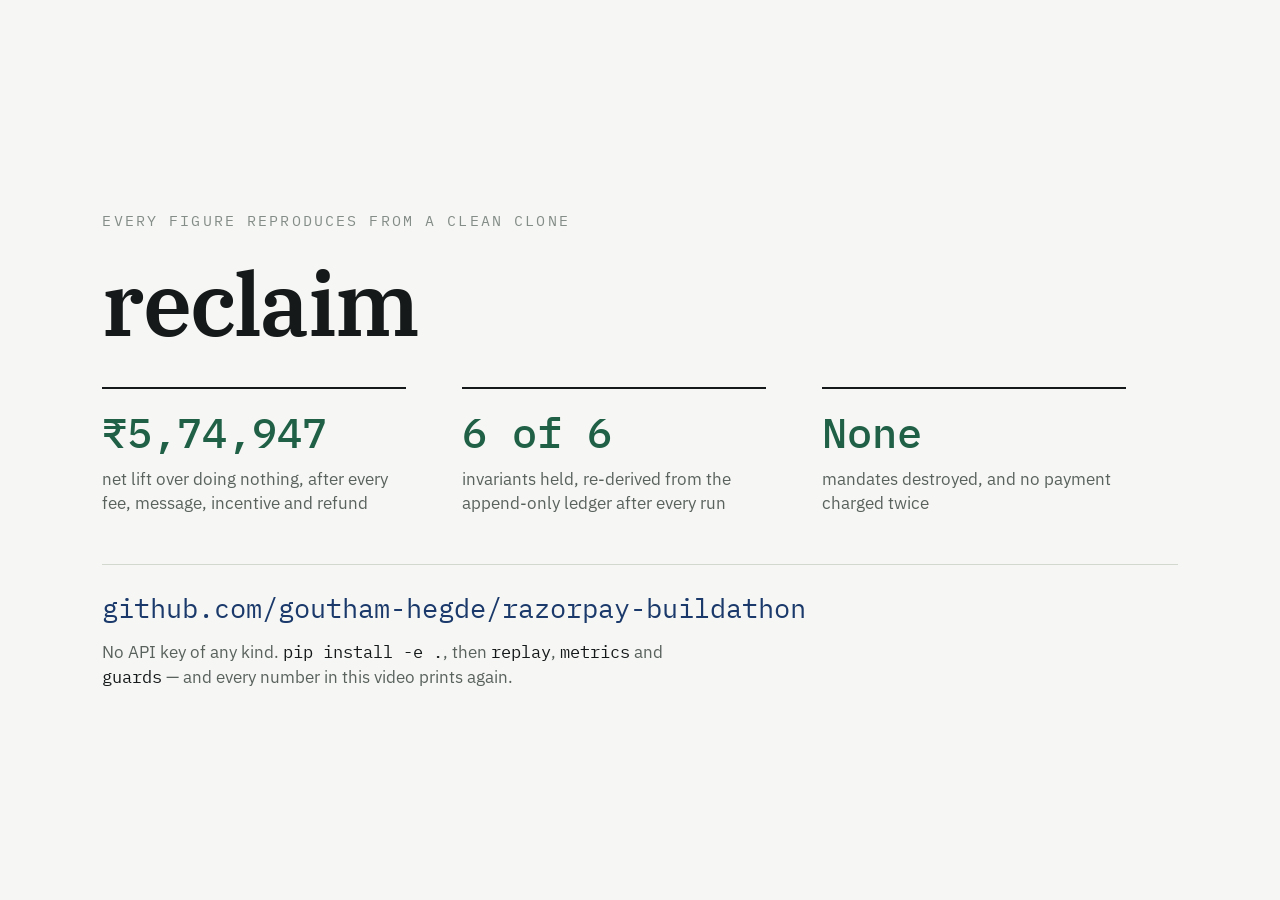
<file: docs/card-close.html>
<!doctype html>
<html lang="en">
<head>
<meta charset="utf-8">
<title>reclaim — every figure reproduces</title>
<link rel="preconnect" href="https://fonts.googleapis.com">
<link rel="preconnect" href="https://fonts.gstatic.com" crossorigin>
<link href="https://fonts.googleapis.com/css2?family=IBM+Plex+Mono:wght@400;500&family=IBM+Plex+Sans:wght@400;500&family=IBM+Plex+Serif:wght@400;600&display=swap" rel="stylesheet">

<!--
  Closing card for the explainer video. See card-open.html for why these are two files.

  THE THREE FIGURES BELOW ARE THE REPORTED BATCH B NUMBERS. If the ledger is ever
  regenerated they must be re-read from it, not carried forward:

      python -m reclaim.eval.metrics --batch B
      python -m reclaim.core.guards  --batch B
-->

<style>
:root {
  --paper: #f6f7f4; --ink: #16191a; --ink-2: #5a625e; --ink-3: #858d88; --rule: #d3d8cf;
  --blue: #1b3a6b; --green: #1f6047;
  --serif: "IBM Plex Serif", Georgia, "Times New Roman", serif;
  --sans:  "IBM Plex Sans", ui-sans-serif, system-ui, -apple-system, "Segoe UI", sans-serif;
  --mono:  "IBM Plex Mono", ui-monospace, Consolas, monospace;
}
* { box-sizing: border-box; }
html, body { margin: 0; padding: 0; background: var(--paper); color: var(--ink); }

body {
  min-height: 100vh;
  display: flex; flex-direction: column; justify-content: center;
  padding: 0 8vw;
  font-family: var(--sans);
}

.eyebrow {
  font-family: var(--mono); font-size: 0.95rem; letter-spacing: 0.14em;
  text-transform: uppercase; color: var(--ink-3); margin: 0 0 2rem;
}

h1 {
  font-family: var(--serif); font-weight: 600; font-size: 5.5rem;
  line-height: 0.95; letter-spacing: -0.02em; margin: 0 0 2.6rem;
}

/* One rule above the figures, the way a subtotal is ruled on the console's statement. */
.claims { display: grid; grid-template-columns: repeat(3, minmax(0, 1fr));
          gap: 0 3.5rem; margin: 0 0 3rem; max-width: 64rem; }
.claims > div { border-top: 2px solid var(--ink); padding-top: 1rem; }
.claims dt { font-family: var(--mono); font-size: 2.6rem; font-weight: 500;
             color: var(--green); margin: 0 0 0.5rem; }
.claims dd { margin: 0; font-size: 1.05rem; line-height: 1.45; color: var(--ink-2); }

hr { border: 0; border-top: 1px solid var(--rule); margin: 0 0 1.6rem; }

.repo { font-family: var(--mono); font-size: 1.7rem; color: var(--blue); margin: 0 0 0.9rem; }
.reproduce { font-size: 1.05rem; color: var(--ink-2); max-width: 60ch;
             line-height: 1.5; margin: 0; }
.reproduce code { font-family: var(--mono); color: var(--ink); }
</style>
</head>
<body>

<p class="eyebrow">Every figure reproduces from a clean clone</p>

<h1>reclaim</h1>

<dl class="claims">
  <div>
    <dt>&#8377;5,74,947</dt>
    <dd>net lift over doing nothing, after every fee, message, incentive and refund</dd>
  </div>
  <div>
    <dt>6 of 6</dt>
    <dd>invariants held, re-derived from the append-only ledger after every run</dd>
  </div>
  <div>
    <dt>None</dt>
    <dd>mandates destroyed, and no payment charged twice</dd>
  </div>
</dl>

<hr>

<p class="repo">github.com/goutham-hegde/razorpay-buildathon</p>
<p class="reproduce">
  No API key of any kind. <code>pip install -e .</code>, then <code>replay</code>,
  <code>metrics</code> and <code>guards</code> — and every number in this video prints again.
</p>

</body>
</html>
</file>
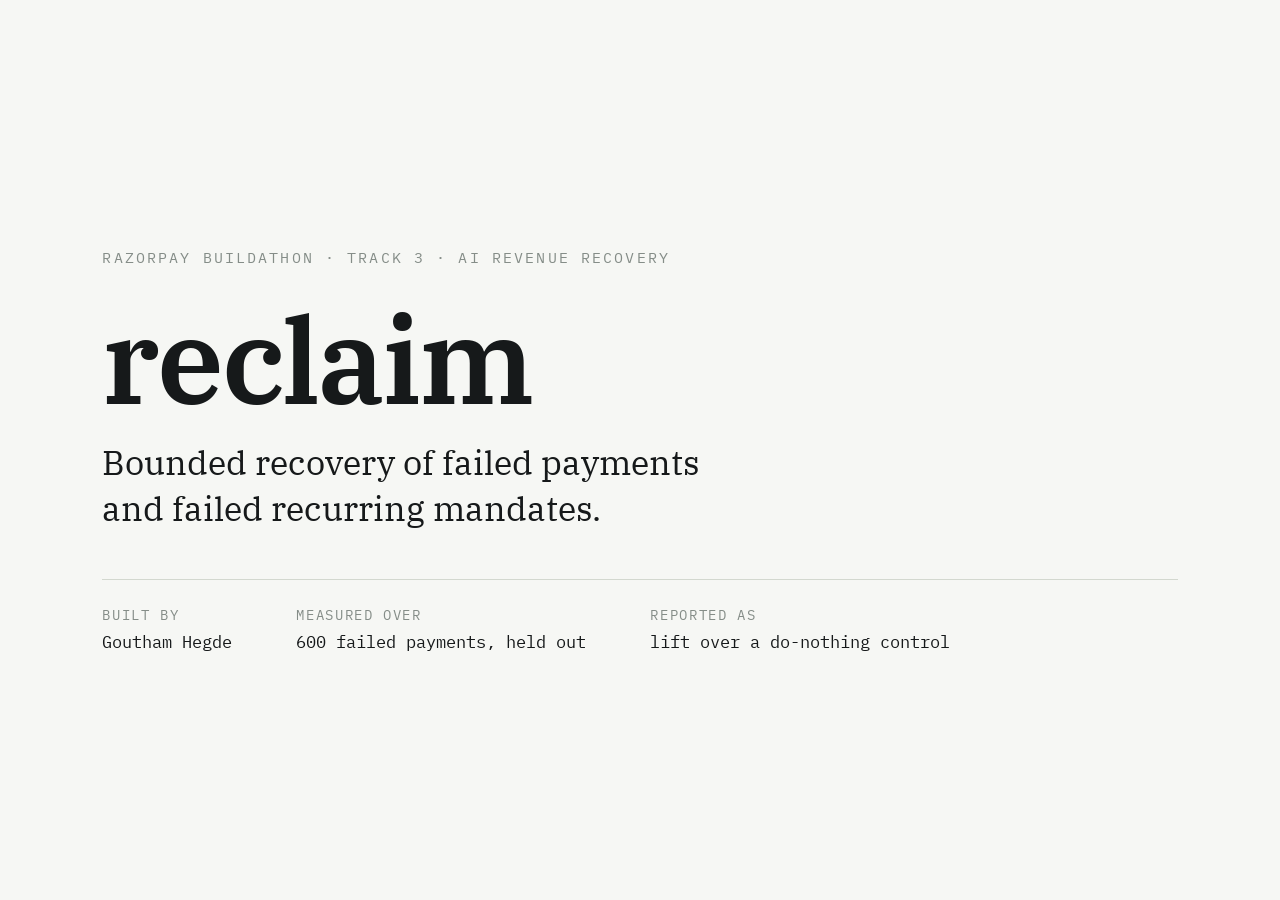
<file: docs/card-open.html>
<!doctype html>
<html lang="en">
<head>
<meta charset="utf-8">
<title>reclaim</title>
<link rel="preconnect" href="https://fonts.googleapis.com">
<link rel="preconnect" href="https://fonts.gstatic.com" crossorigin>
<link href="https://fonts.googleapis.com/css2?family=IBM+Plex+Mono:wght@400;500&family=IBM+Plex+Sans:wght@400;500&family=IBM+Plex+Serif:wght@400;600&display=swap" rel="stylesheet">

<!--
  Opening card for the explainer video.

  Not part of the app - a recording asset, which is why it lives in docs/ and is opened from
  the filesystem. It borrows the console's tokens verbatim so the cut from card to console
  does not read as a cut between two different projects.

  One card, one file, no scrolling and nothing that moves: open it, press F11, hold the
  frame. Two files rather than one with anchors, because a stray wheel notch on camera that
  lands between two cards is a retaken take.

  THE NAME BELOW COMES FROM THIS REPOSITORY'S GIT IDENTITY. Check it before recording.
-->

<style>
:root {
  --paper: #f6f7f4; --ink: #16191a; --ink-2: #5a625e; --ink-3: #858d88; --rule: #d3d8cf;
  --serif: "IBM Plex Serif", Georgia, "Times New Roman", serif;
  --sans:  "IBM Plex Sans", ui-sans-serif, system-ui, -apple-system, "Segoe UI", sans-serif;
  --mono:  "IBM Plex Mono", ui-monospace, Consolas, monospace;
}
* { box-sizing: border-box; }
html, body { margin: 0; padding: 0; background: var(--paper); color: var(--ink); }

body {
  min-height: 100vh;
  display: flex; flex-direction: column; justify-content: center;
  padding: 0 8vw;
  font-family: var(--sans);
}

.eyebrow {
  font-family: var(--mono); font-size: 0.95rem; letter-spacing: 0.14em;
  text-transform: uppercase; color: var(--ink-3); margin: 0 0 2.2rem;
}

h1 {
  font-family: var(--serif); font-weight: 600; font-size: 7.5rem;
  line-height: 0.95; letter-spacing: -0.02em; margin: 0 0 1.5rem;
}

.standfirst {
  font-family: var(--serif); font-size: 2.1rem; line-height: 1.35;
  margin: 0 0 3rem; max-width: 30ch;
}

hr { border: 0; border-top: 1px solid var(--rule); margin: 0 0 1.6rem; }

.byline { display: flex; gap: 4rem; flex-wrap: wrap;
          font-family: var(--mono); font-size: 1.05rem; }
.byline b { display: block; font-weight: 400; color: var(--ink-3);
            font-size: 0.85rem; letter-spacing: 0.12em; text-transform: uppercase;
            margin-bottom: 0.45rem; }
.byline span { color: var(--ink); }
</style>
</head>
<body>

<p class="eyebrow">Razorpay buildathon &middot; Track 3 &middot; AI revenue recovery</p>

<h1>reclaim</h1>

<p class="standfirst">Bounded recovery of failed payments and failed recurring mandates.</p>

<hr>

<div class="byline">
  <div><b>Built by</b><span>Goutham Hegde</span></div>
  <div><b>Measured over</b><span>600 failed payments, held out</span></div>
  <div><b>Reported as</b><span>lift over a do-nothing control</span></div>
</div>

</body>
</html>
</file>
